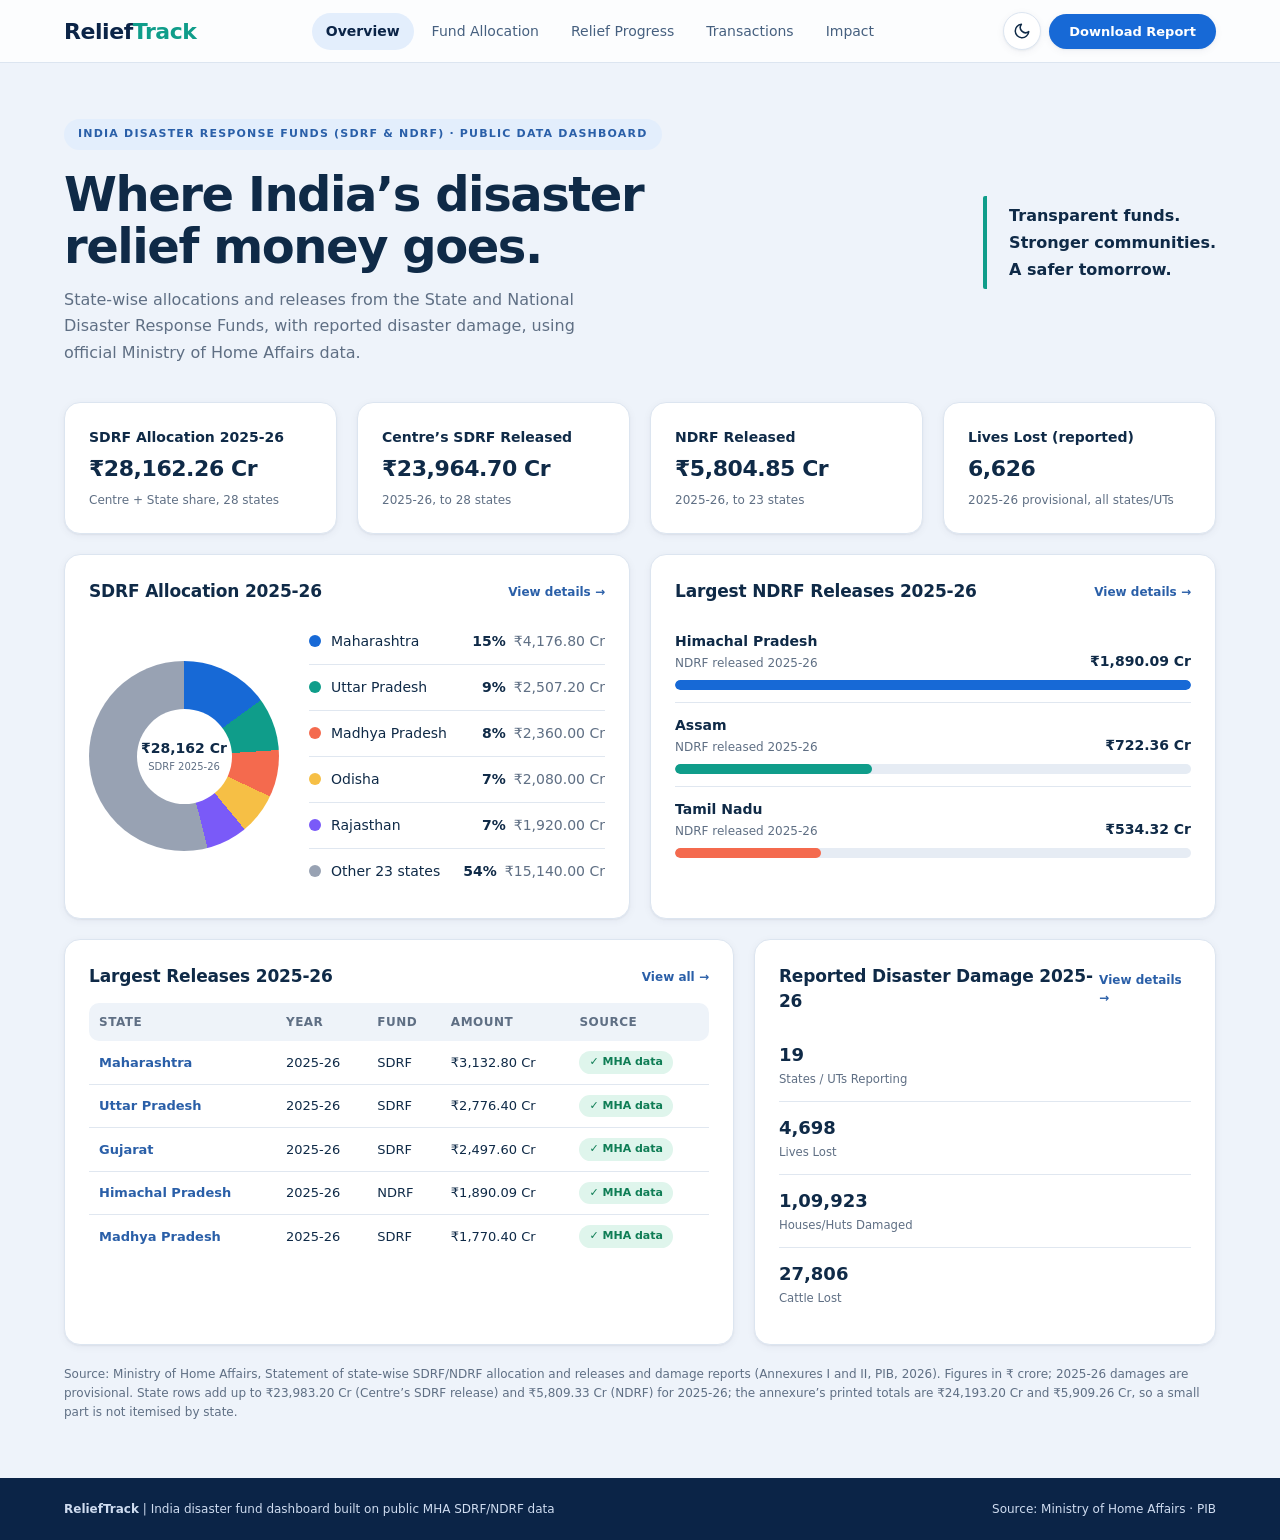
<file: index.html>
<!DOCTYPE html>
<html lang="en">
<head>
  <meta charset="UTF-8">
  <meta name="viewport" content="width=device-width, initial-scale=1">
  <title>Overview - ReliefTrack</title>
  <link rel="stylesheet" href="style.css">
</head>
<body id="home">

<!-- ========== TOP BAR ========== -->
<header class="topbar">
  <div class="topbar-inner">
    <a class="logo" href="index.html">Relief<span>Track</span></a>
    <nav id="nav">
      <a href="index.html" class="active">Overview</a>
      <a href="allocation.html">Fund Allocation</a>
      <a href="progress.html">Relief Progress</a>
      <a href="transactions.html">Transactions</a>
      <a href="impact.html">Impact</a>
    </nav>
    <div class="top-buttons">
      <button class="small-button" id="theme-button" type="button" title="Dark / light mode" aria-label="Dark / light mode"><svg class="theme-icon" viewBox="0 0 24 24" width="18" height="18" fill="none" stroke="currentColor" stroke-width="2" stroke-linecap="round" stroke-linejoin="round" aria-hidden="true"><path d="M21 12.8A9 9 0 1 1 11.2 3a7 7 0 0 0 9.8 9.8z"/></svg></button>
      <button class="button" type="button" onclick="window.print()">Download Report</button>
      <button class="small-button" id="menu-button" type="button" title="Menu">☰</button>
    </div>
  </div>
</header>

<main class="wrap">
  <!-- ========== PAGE HEADING ========== -->
  <section class="hero">
    <div>
      <div class="eyebrow">INDIA DISASTER RESPONSE FUNDS (SDRF &amp; NDRF) · PUBLIC DATA DASHBOARD</div>
      <h1>Where India’s disaster relief money goes.</h1>
      <p>State-wise allocations and releases from the State and National Disaster Response Funds, with reported disaster damage, using official Ministry of Home Affairs data.</p>
    </div>
    <div class="tagline">Transparent funds.<br>Stronger communities.<br>A safer tomorrow.</div>
  </section>

  <!-- ========== FOUR NUMBER BOXES ========== -->
  <div class="grid grid-4">
    <div class="box kpi" id="home-kpi-1">
      <div>
        <div class="kpi-label">SDRF Allocation 2025-26</div>
        <div class="kpi-value" id="v-alloc"></div>
        <div class="kpi-note">Centre + State share, 28 states</div>
      </div>
    </div>
    <div class="box kpi" id="home-kpi-2">
      <div>
        <div class="kpi-label">Centre’s SDRF Released</div>
        <div class="kpi-value" id="v-sdrf"></div>
        <div class="kpi-note">2025-26, to 28 states</div>
      </div>
    </div>
    <div class="box kpi" id="home-kpi-3">
      <div>
        <div class="kpi-label">NDRF Released</div>
        <div class="kpi-value" id="v-ndrf"></div>
        <div class="kpi-note">2025-26, to <span id="ndrf-count"></span> states</div>
      </div>
    </div>
    <div class="box kpi" id="home-kpi-4">
      <div>
        <div class="kpi-label">Lives Lost (reported)</div>
        <div class="kpi-value" id="v-lives"></div>
        <div class="kpi-note">2025-26 provisional, all states/UTs</div>
      </div>
    </div>
  </div>

  <!-- ========== DONUT + NDRF LIST ========== -->
  <div class="grid grid-2">
    <div class="box" id="home-donut">
      <div class="box-head"><h2>SDRF Allocation 2025-26</h2><a href="allocation.html">View details →</a></div>
      <div class="donut-area">
        <div class="donut" id="donut">
          <div class="donut-hole"><b id="donut-total"></b><small>SDRF 2025-26</small></div>
        </div>
        <div class="share-list" id="share-list"></div>
      </div>
    </div>

    <div class="box" id="home-ndrf">
      <div class="box-head"><h2>Largest NDRF Releases 2025-26</h2><a href="progress.html">View details →</a></div>
      <div id="ndrf-list"></div>
    </div>
  </div>

  <!-- ========== TABLE + DAMAGE ========== -->
  <div class="grid grid-wide">
    <div class="box" id="home-table">
      <div class="box-head"><h2>Largest Releases 2025-26</h2><a href="transactions.html">View all →</a></div>
      <div class="table-wrap">
        <table>
          <thead><tr><th>State</th><th>Year</th><th>Fund</th><th>Amount</th><th>Source</th></tr></thead>
          <tbody id="table-body"></tbody>
        </table>
      </div>
    </div>

    <div class="box" id="home-damage">
      <div class="box-head"><h2>Reported Disaster Damage 2025-26</h2><a href="impact.html">View details →</a></div>
      <div id="damage-list"></div>
    </div>
  </div>

  <p class="note source-note">Source: Ministry of Home Affairs, Statement of state-wise SDRF/NDRF allocation and releases and damage reports (Annexures I and II, PIB, 2026). Figures in ₹ crore; 2025-26 damages are provisional. State rows add up to ₹23,983.20 Cr (Centre’s SDRF release) and ₹5,809.33 Cr (NDRF) for 2025-26; the annexure’s printed totals are ₹24,193.20 Cr and ₹5,909.26 Cr, so a small part is not itemised by state.</p>
</main>

<!-- ========== FOOTER ========== -->
<footer class="footer">
  <div class="wrap">
    <span><b>ReliefTrack</b> | India disaster fund dashboard built on public MHA SDRF/NDRF data</span>
    <span>Source: Ministry of Home Affairs · PIB</span>
  </div>
</footer>

<script src="data.js"></script>
<script src="script.js"></script>
</body>
</html>
</file>
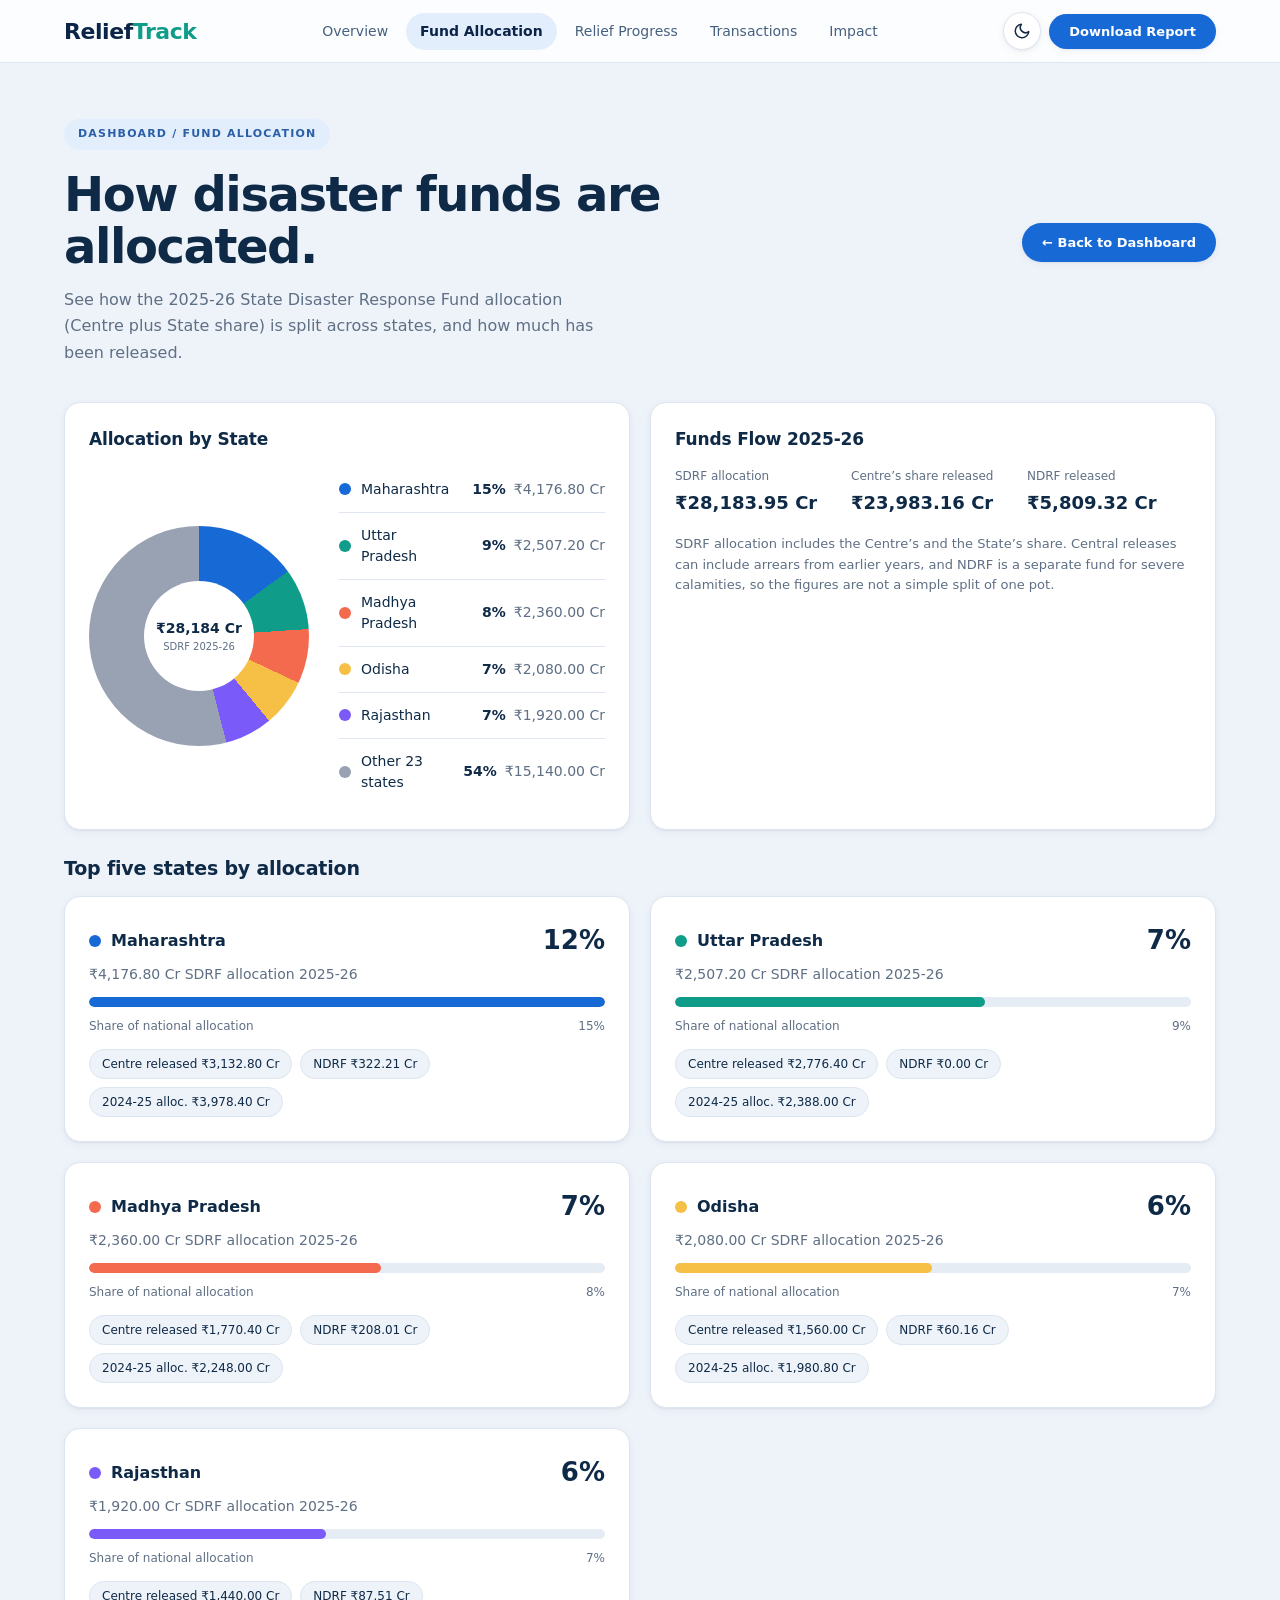
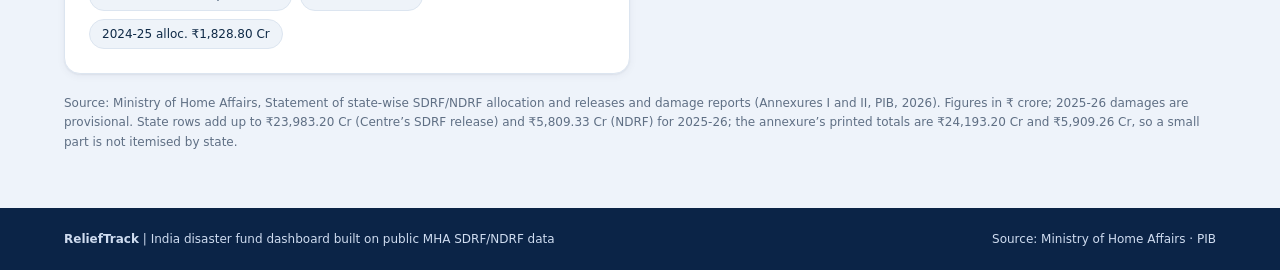
<file: allocation.html>
<!DOCTYPE html>
<html lang="en">
<head>
  <meta charset="UTF-8">
  <meta name="viewport" content="width=device-width, initial-scale=1">
  <title>Fund Allocation - ReliefTrack</title>
  <link rel="stylesheet" href="style.css">
</head>
<body id="alloc">

<!-- ========== TOP BAR ========== -->
<header class="topbar">
  <div class="topbar-inner">
    <a class="logo" href="index.html">Relief<span>Track</span></a>
    <nav id="nav">
      <a href="index.html">Overview</a>
      <a href="allocation.html" class="active">Fund Allocation</a>
      <a href="progress.html">Relief Progress</a>
      <a href="transactions.html">Transactions</a>
      <a href="impact.html">Impact</a>
    </nav>
    <div class="top-buttons">
      <button class="small-button" id="theme-button" type="button" title="Dark / light mode" aria-label="Dark / light mode"><svg class="theme-icon" viewBox="0 0 24 24" width="18" height="18" fill="none" stroke="currentColor" stroke-width="2" stroke-linecap="round" stroke-linejoin="round" aria-hidden="true"><path d="M21 12.8A9 9 0 1 1 11.2 3a7 7 0 0 0 9.8 9.8z"/></svg></button>
      <button class="button" type="button" onclick="window.print()">Download Report</button>
      <button class="small-button" id="menu-button" type="button" title="Menu">☰</button>
    </div>
  </div>
</header>

<main class="wrap">
  <!-- ========== PAGE HEADING ========== -->
  <section class="hero">
    <div>
      <div class="eyebrow"><a href="index.html">DASHBOARD</a> / FUND ALLOCATION</div>
      <h1>How disaster funds are allocated.</h1>
      <p>See how the 2025-26 State Disaster Response Fund allocation (Centre plus State share) is split across states, and how much has been released.</p>
    </div>
    <a class="button" href="index.html">← Back to Dashboard</a>
  </section>

  <!-- ========== DONUT + FUNDS FLOW ========== -->
  <div class="grid grid-2">
    <div class="box" id="alloc-donut">
      <h2>Allocation by State</h2>
      <div class="donut-area">
        <div class="donut donut-big" id="donut">
          <div class="donut-hole"><b id="donut-total"></b><small>SDRF 2025-26</small></div>
        </div>
        <div class="share-list" id="share-list"></div>
      </div>
    </div>

    <div class="box" id="alloc-flow">
      <h2>Funds Flow 2025-26</h2>
      <div class="flow">
        <div><small>SDRF allocation</small><b id="flow-alloc"></b></div>
        <div><small>Centre’s share released</small><b id="flow-sdrf"></b></div>
        <div><small>NDRF released</small><b id="flow-ndrf"></b></div>
      </div>
      <p class="note">SDRF allocation includes the Centre’s and the State’s share. Central releases can include arrears from earlier years, and NDRF is a separate fund for severe calamities, so the figures are not a simple split of one pot.</p>
    </div>
  </div>

  <!-- ========== TOP FIVE STATES (boxes are made by script.js) ========== -->
  <h2 class="section-title">Top five states by allocation</h2>
  <div class="grid grid-2" id="state-cards"></div>

  <p class="note source-note">Source: Ministry of Home Affairs, Statement of state-wise SDRF/NDRF allocation and releases and damage reports (Annexures I and II, PIB, 2026). Figures in ₹ crore; 2025-26 damages are provisional. State rows add up to ₹23,983.20 Cr (Centre’s SDRF release) and ₹5,809.33 Cr (NDRF) for 2025-26; the annexure’s printed totals are ₹24,193.20 Cr and ₹5,909.26 Cr, so a small part is not itemised by state.</p>
</main>

<!-- ========== FOOTER ========== -->
<footer class="footer">
  <div class="wrap">
    <span><b>ReliefTrack</b> | India disaster fund dashboard built on public MHA SDRF/NDRF data</span>
    <span>Source: Ministry of Home Affairs · PIB</span>
  </div>
</footer>

<script src="data.js"></script>
<script src="script.js"></script>
</body>
</html>
</file>
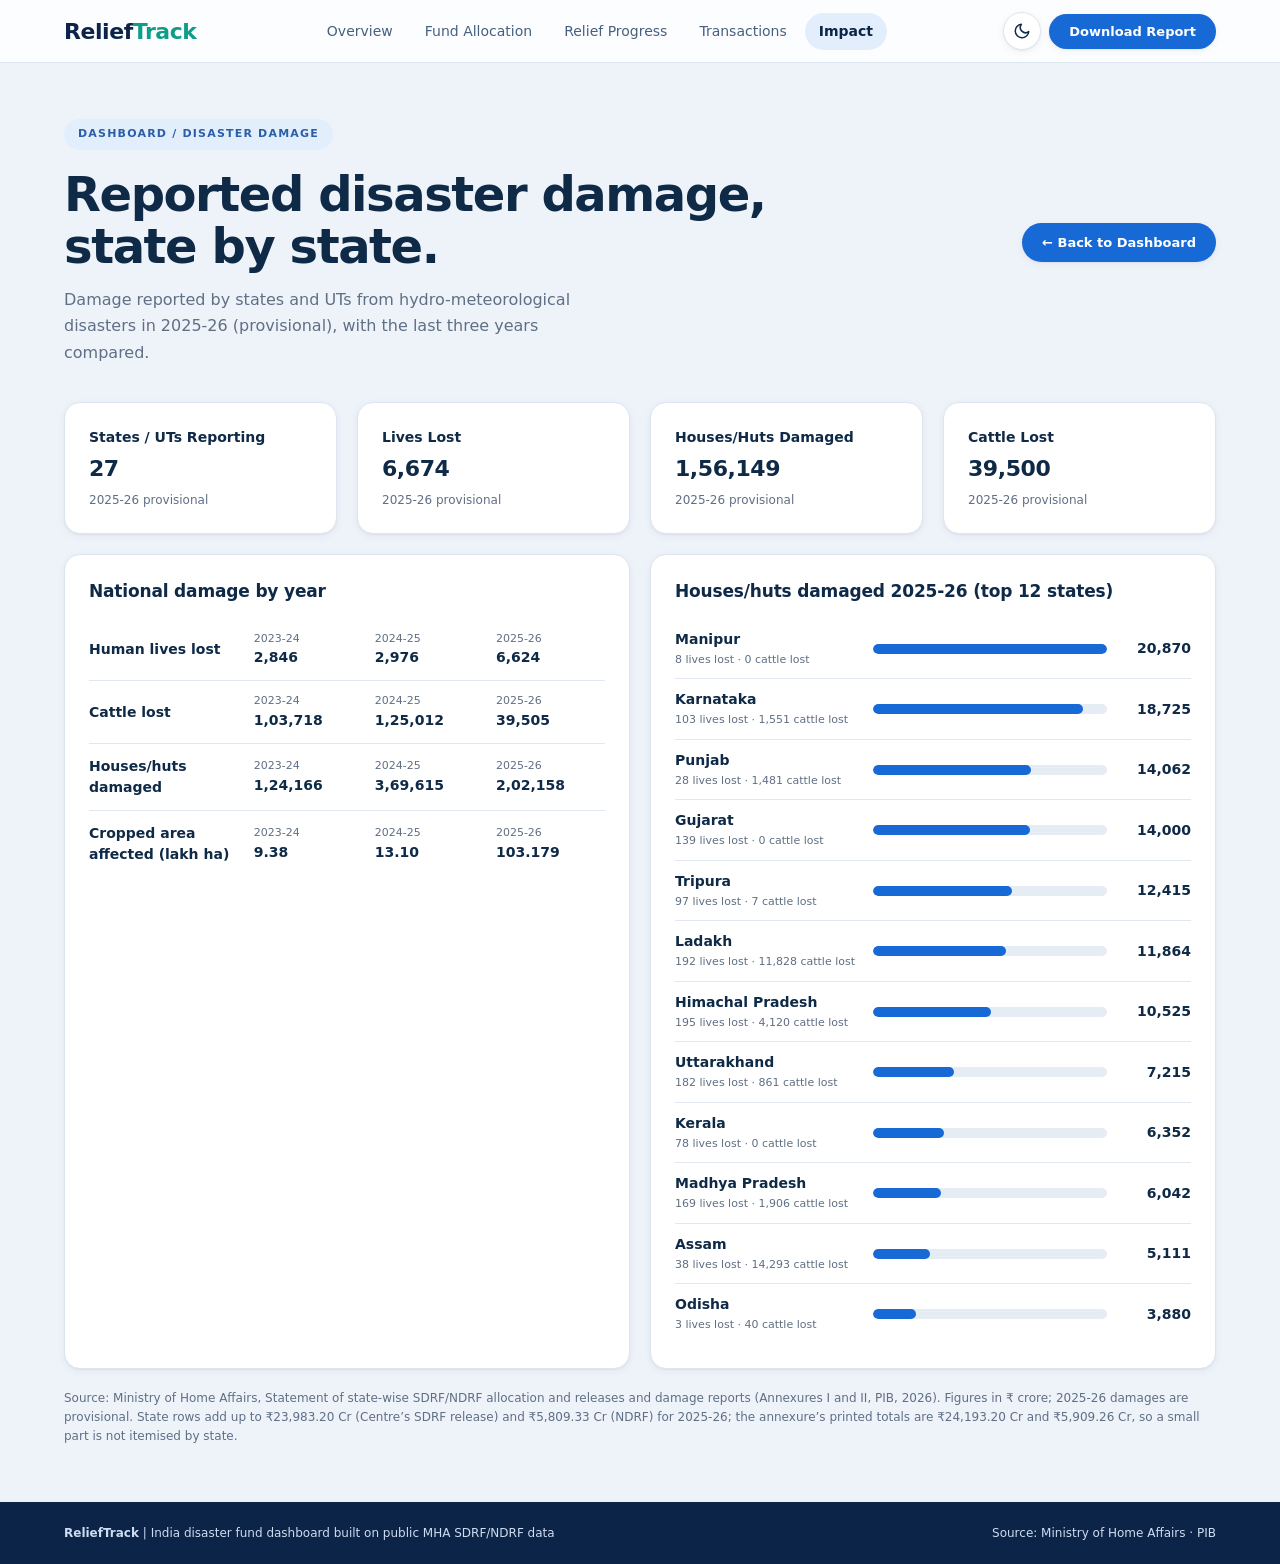
<file: impact.html>
<!DOCTYPE html>
<html lang="en">
<head>
  <meta charset="UTF-8">
  <meta name="viewport" content="width=device-width, initial-scale=1">
  <title>Impact - ReliefTrack</title>
  <link rel="stylesheet" href="style.css">
</head>
<body id="impact">

<!-- ========== TOP BAR ========== -->
<header class="topbar">
  <div class="topbar-inner">
    <a class="logo" href="index.html">Relief<span>Track</span></a>
    <nav id="nav">
      <a href="index.html">Overview</a>
      <a href="allocation.html">Fund Allocation</a>
      <a href="progress.html">Relief Progress</a>
      <a href="transactions.html">Transactions</a>
      <a href="impact.html" class="active">Impact</a>
    </nav>
    <div class="top-buttons">
      <button class="small-button" id="theme-button" type="button" title="Dark / light mode" aria-label="Dark / light mode"><svg class="theme-icon" viewBox="0 0 24 24" width="18" height="18" fill="none" stroke="currentColor" stroke-width="2" stroke-linecap="round" stroke-linejoin="round" aria-hidden="true"><path d="M21 12.8A9 9 0 1 1 11.2 3a7 7 0 0 0 9.8 9.8z"/></svg></button>
      <button class="button" type="button" onclick="window.print()">Download Report</button>
      <button class="small-button" id="menu-button" type="button" title="Menu">☰</button>
    </div>
  </div>
</header>

<main class="wrap">
  <!-- ========== PAGE HEADING ========== -->
  <section class="hero">
    <div>
      <div class="eyebrow"><a href="index.html">DASHBOARD</a> / DISASTER DAMAGE</div>
      <h1>Reported disaster damage, state by state.</h1>
      <p>Damage reported by states and UTs from hydro-meteorological disasters in 2025-26 (provisional), with the last three years compared.</p>
    </div>
    <a class="button" href="index.html">← Back to Dashboard</a>
  </section>

  <!-- ========== FOUR NUMBER BOXES ========== -->
  <div class="grid grid-4">
    <div class="box kpi" id="impact-kpi-1">
      <div>
        <div class="kpi-label">States / UTs Reporting</div>
        <div class="kpi-value" id="v-1"></div>
        <div class="kpi-note">2025-26 provisional</div>
      </div>
    </div>
    <div class="box kpi" id="impact-kpi-2">
      <div>
        <div class="kpi-label">Lives Lost</div>
        <div class="kpi-value" id="v-2"></div>
        <div class="kpi-note">2025-26 provisional</div>
      </div>
    </div>
    <div class="box kpi" id="impact-kpi-3">
      <div>
        <div class="kpi-label">Houses/Huts Damaged</div>
        <div class="kpi-value" id="v-3"></div>
        <div class="kpi-note">2025-26 provisional</div>
      </div>
    </div>
    <div class="box kpi" id="impact-kpi-4">
      <div>
        <div class="kpi-label">Cattle Lost</div>
        <div class="kpi-value" id="v-4"></div>
        <div class="kpi-note">2025-26 provisional</div>
      </div>
    </div>
  </div>

  <!-- ========== TWO LISTS ========== -->
  <div class="grid grid-2">
    <div class="box" id="impact-years">
      <h2>National damage by year</h2>
      <div id="year-list"></div>
    </div>
    <div class="box" id="impact-top">
      <h2>Houses/huts damaged 2025-26 (top 12 states)</h2>
      <div id="house-list"></div>
    </div>
  </div>

  <p class="note source-note">Source: Ministry of Home Affairs, Statement of state-wise SDRF/NDRF allocation and releases and damage reports (Annexures I and II, PIB, 2026). Figures in ₹ crore; 2025-26 damages are provisional. State rows add up to ₹23,983.20 Cr (Centre’s SDRF release) and ₹5,809.33 Cr (NDRF) for 2025-26; the annexure’s printed totals are ₹24,193.20 Cr and ₹5,909.26 Cr, so a small part is not itemised by state.</p>
</main>

<!-- ========== FOOTER ========== -->
<footer class="footer">
  <div class="wrap">
    <span><b>ReliefTrack</b> | India disaster fund dashboard built on public MHA SDRF/NDRF data</span>
    <span>Source: Ministry of Home Affairs · PIB</span>
  </div>
</footer>

<script src="data.js"></script>
<script src="script.js"></script>
</body>
</html>
</file>
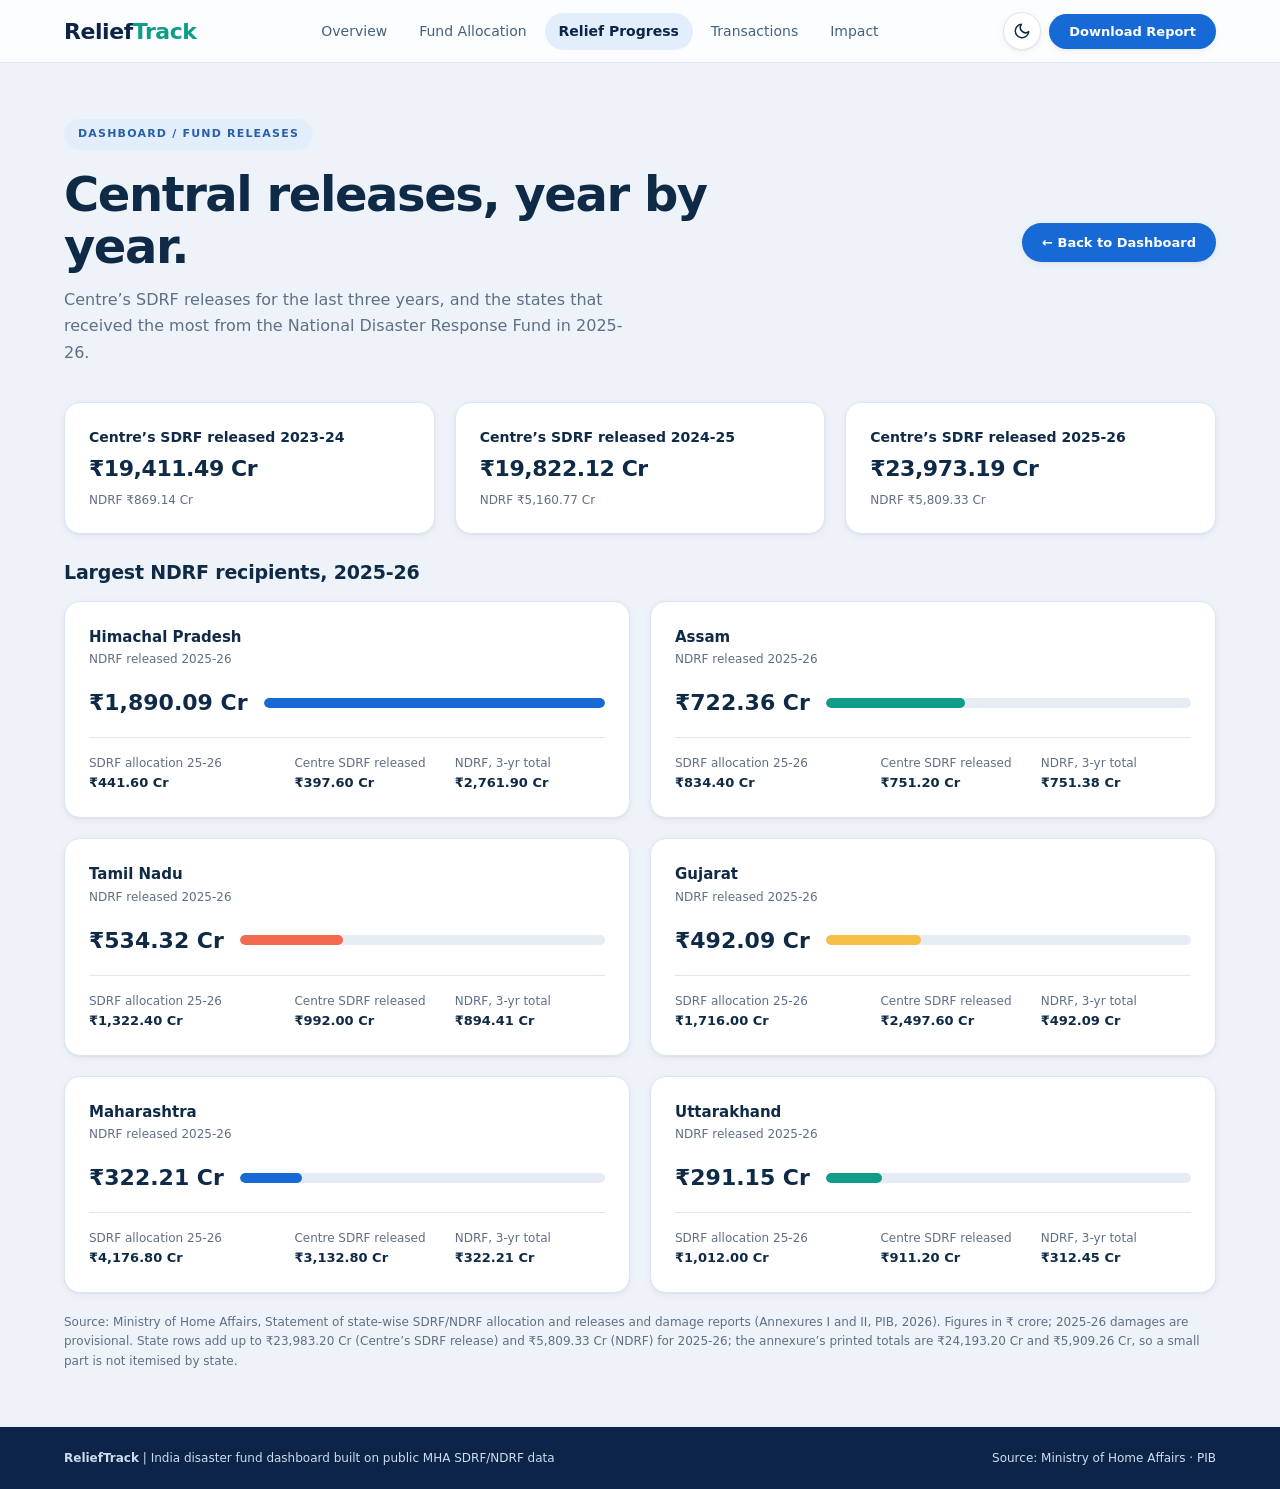
<file: progress.html>
<!DOCTYPE html>
<html lang="en">
<head>
  <meta charset="UTF-8">
  <meta name="viewport" content="width=device-width, initial-scale=1">
  <title>Relief Progress - ReliefTrack</title>
  <link rel="stylesheet" href="style.css">
</head>
<body id="progress">

<!-- ========== TOP BAR ========== -->
<header class="topbar">
  <div class="topbar-inner">
    <a class="logo" href="index.html">Relief<span>Track</span></a>
    <nav id="nav">
      <a href="index.html">Overview</a>
      <a href="allocation.html">Fund Allocation</a>
      <a href="progress.html" class="active">Relief Progress</a>
      <a href="transactions.html">Transactions</a>
      <a href="impact.html">Impact</a>
    </nav>
    <div class="top-buttons">
      <button class="small-button" id="theme-button" type="button" title="Dark / light mode" aria-label="Dark / light mode"><svg class="theme-icon" viewBox="0 0 24 24" width="18" height="18" fill="none" stroke="currentColor" stroke-width="2" stroke-linecap="round" stroke-linejoin="round" aria-hidden="true"><path d="M21 12.8A9 9 0 1 1 11.2 3a7 7 0 0 0 9.8 9.8z"/></svg></button>
      <button class="button" type="button" onclick="window.print()">Download Report</button>
      <button class="small-button" id="menu-button" type="button" title="Menu">☰</button>
    </div>
  </div>
</header>

<main class="wrap">
  <!-- ========== PAGE HEADING ========== -->
  <section class="hero">
    <div>
      <div class="eyebrow"><a href="index.html">DASHBOARD</a> / FUND RELEASES</div>
      <h1>Central releases, year by year.</h1>
      <p>Centre’s SDRF releases for the last three years, and the states that received the most from the National Disaster Response Fund in 2025-26.</p>
    </div>
    <a class="button" href="index.html">← Back to Dashboard</a>
  </section>

  <!-- ========== ONE NUMBER BOX PER YEAR ========== -->
  <div class="grid grid-3">
    <div class="box kpi" id="progress-kpi-1">
      <div>
        <div class="kpi-label">Centre’s SDRF released 2023-24</div>
        <div class="kpi-value" id="v-year-1"></div>
        <div class="kpi-note"><span id="n-year-1"></span></div>
      </div>
    </div>
    <div class="box kpi" id="progress-kpi-2">
      <div>
        <div class="kpi-label">Centre’s SDRF released 2024-25</div>
        <div class="kpi-value" id="v-year-2"></div>
        <div class="kpi-note"><span id="n-year-2"></span></div>
      </div>
    </div>
    <div class="box kpi" id="progress-kpi-3">
      <div>
        <div class="kpi-label">Centre’s SDRF released 2025-26</div>
        <div class="kpi-value" id="v-year-3"></div>
        <div class="kpi-note"><span id="n-year-3"></span></div>
      </div>
    </div>
  </div>

  <!-- ========== TOP NDRF STATES (boxes are made by script.js) ========== -->
  <h2 class="section-title">Largest NDRF recipients, 2025-26</h2>
  <div class="grid grid-2" id="recipient-cards"></div>

  <p class="note source-note">Source: Ministry of Home Affairs, Statement of state-wise SDRF/NDRF allocation and releases and damage reports (Annexures I and II, PIB, 2026). Figures in ₹ crore; 2025-26 damages are provisional. State rows add up to ₹23,983.20 Cr (Centre’s SDRF release) and ₹5,809.33 Cr (NDRF) for 2025-26; the annexure’s printed totals are ₹24,193.20 Cr and ₹5,909.26 Cr, so a small part is not itemised by state.</p>
</main>

<!-- ========== FOOTER ========== -->
<footer class="footer">
  <div class="wrap">
    <span><b>ReliefTrack</b> | India disaster fund dashboard built on public MHA SDRF/NDRF data</span>
    <span>Source: Ministry of Home Affairs · PIB</span>
  </div>
</footer>

<script src="data.js"></script>
<script src="script.js"></script>
</body>
</html>
</file>
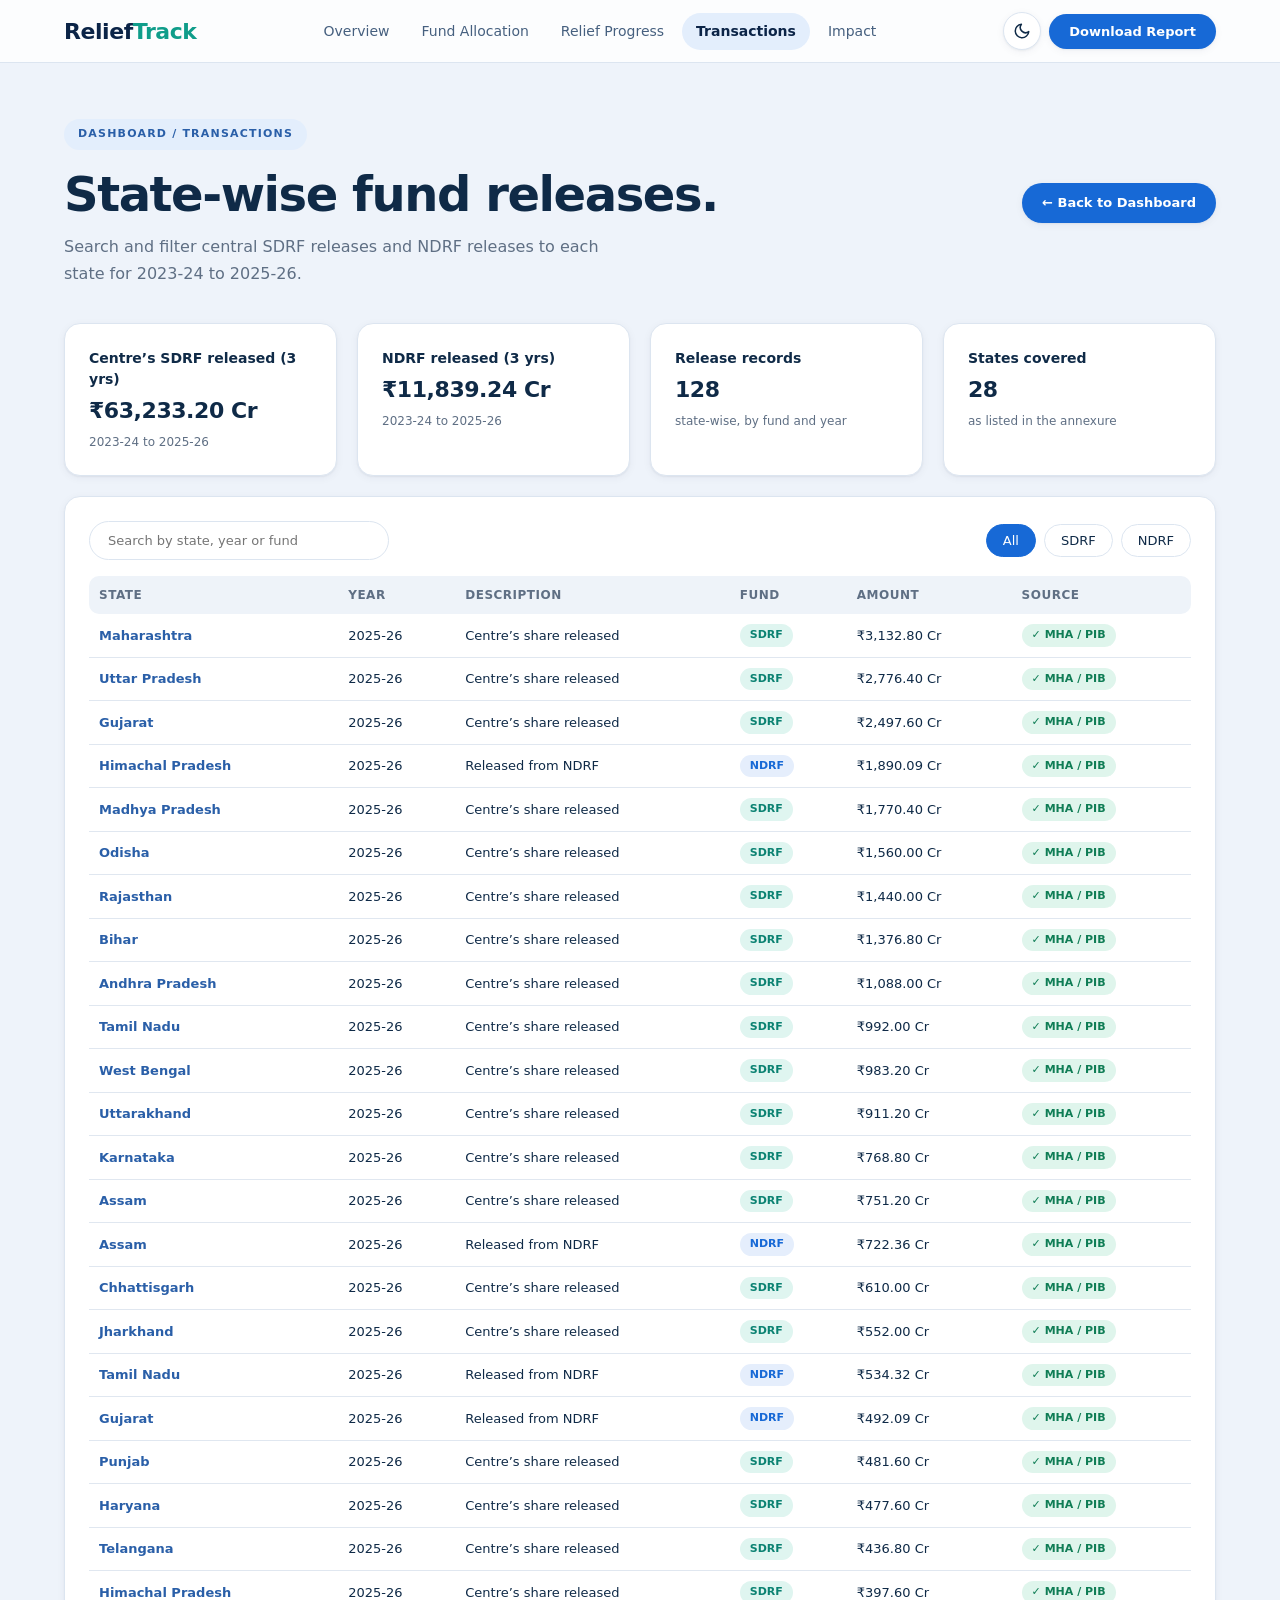
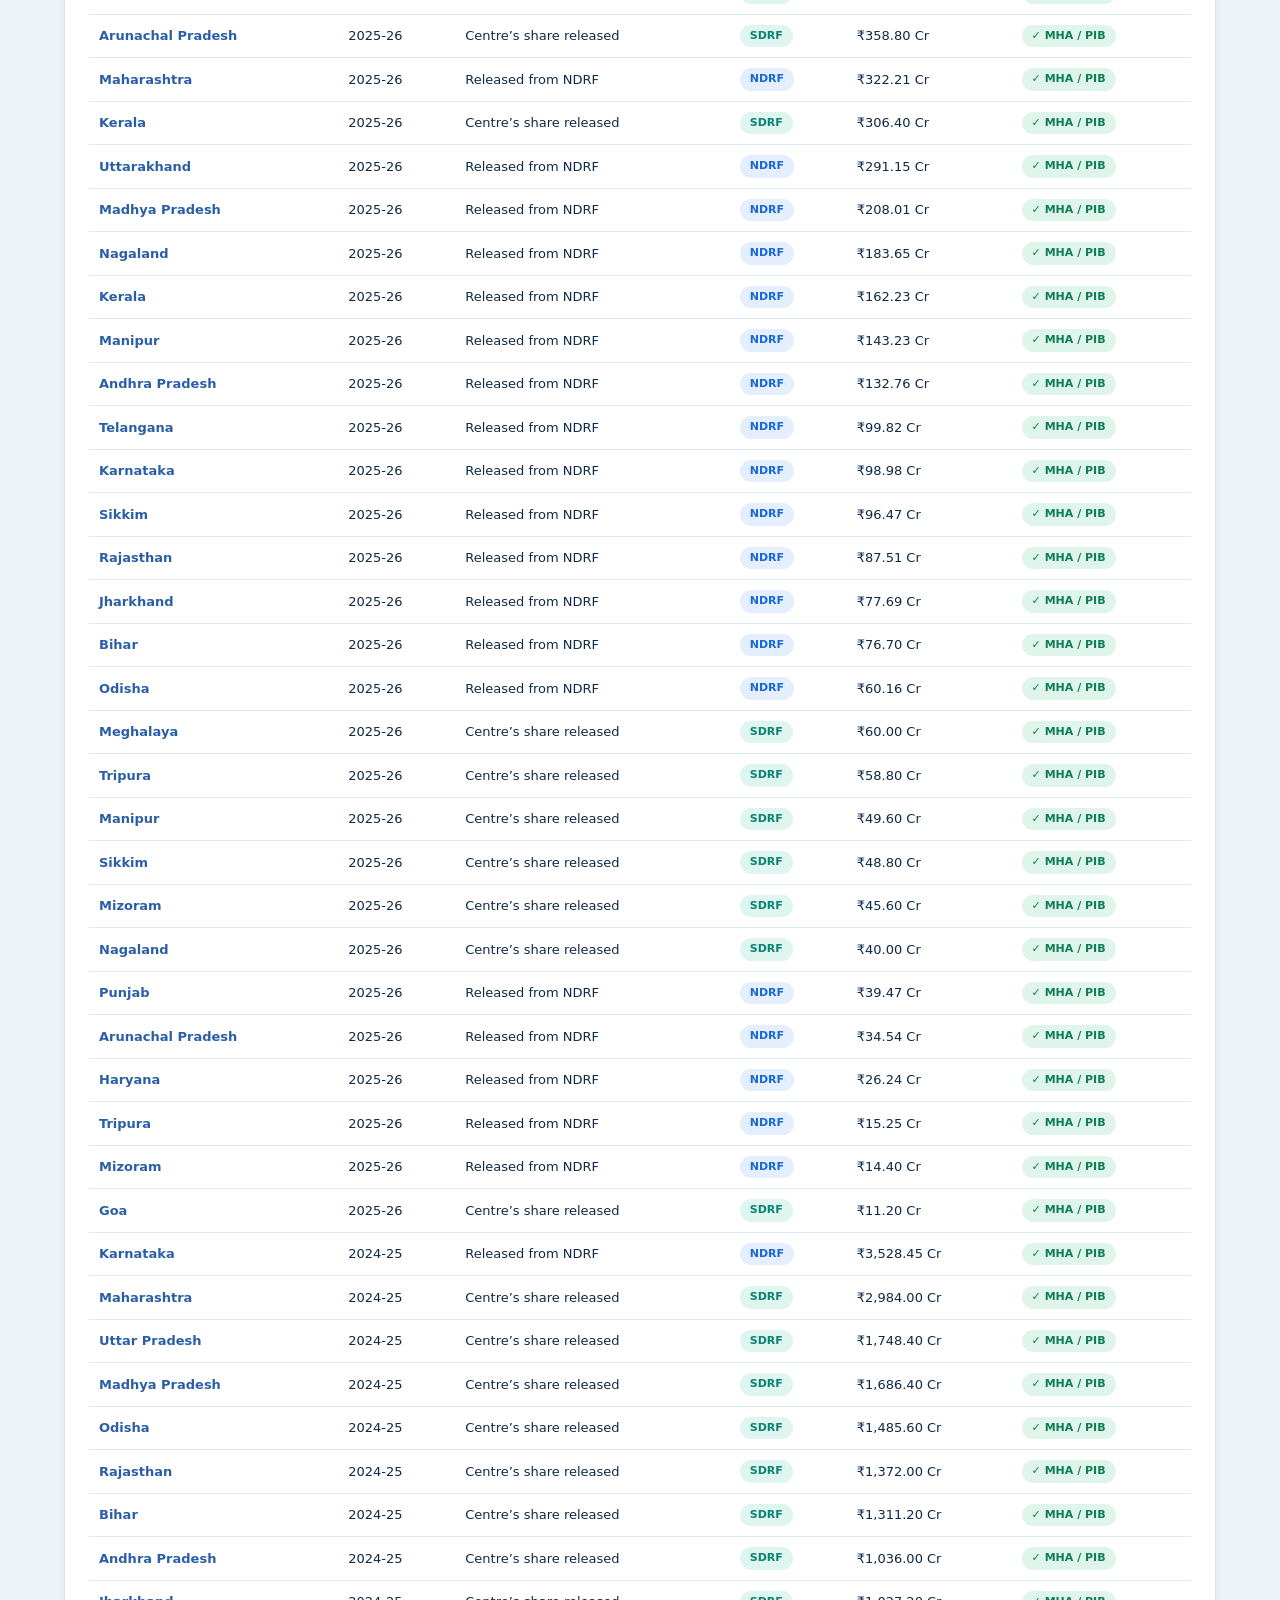
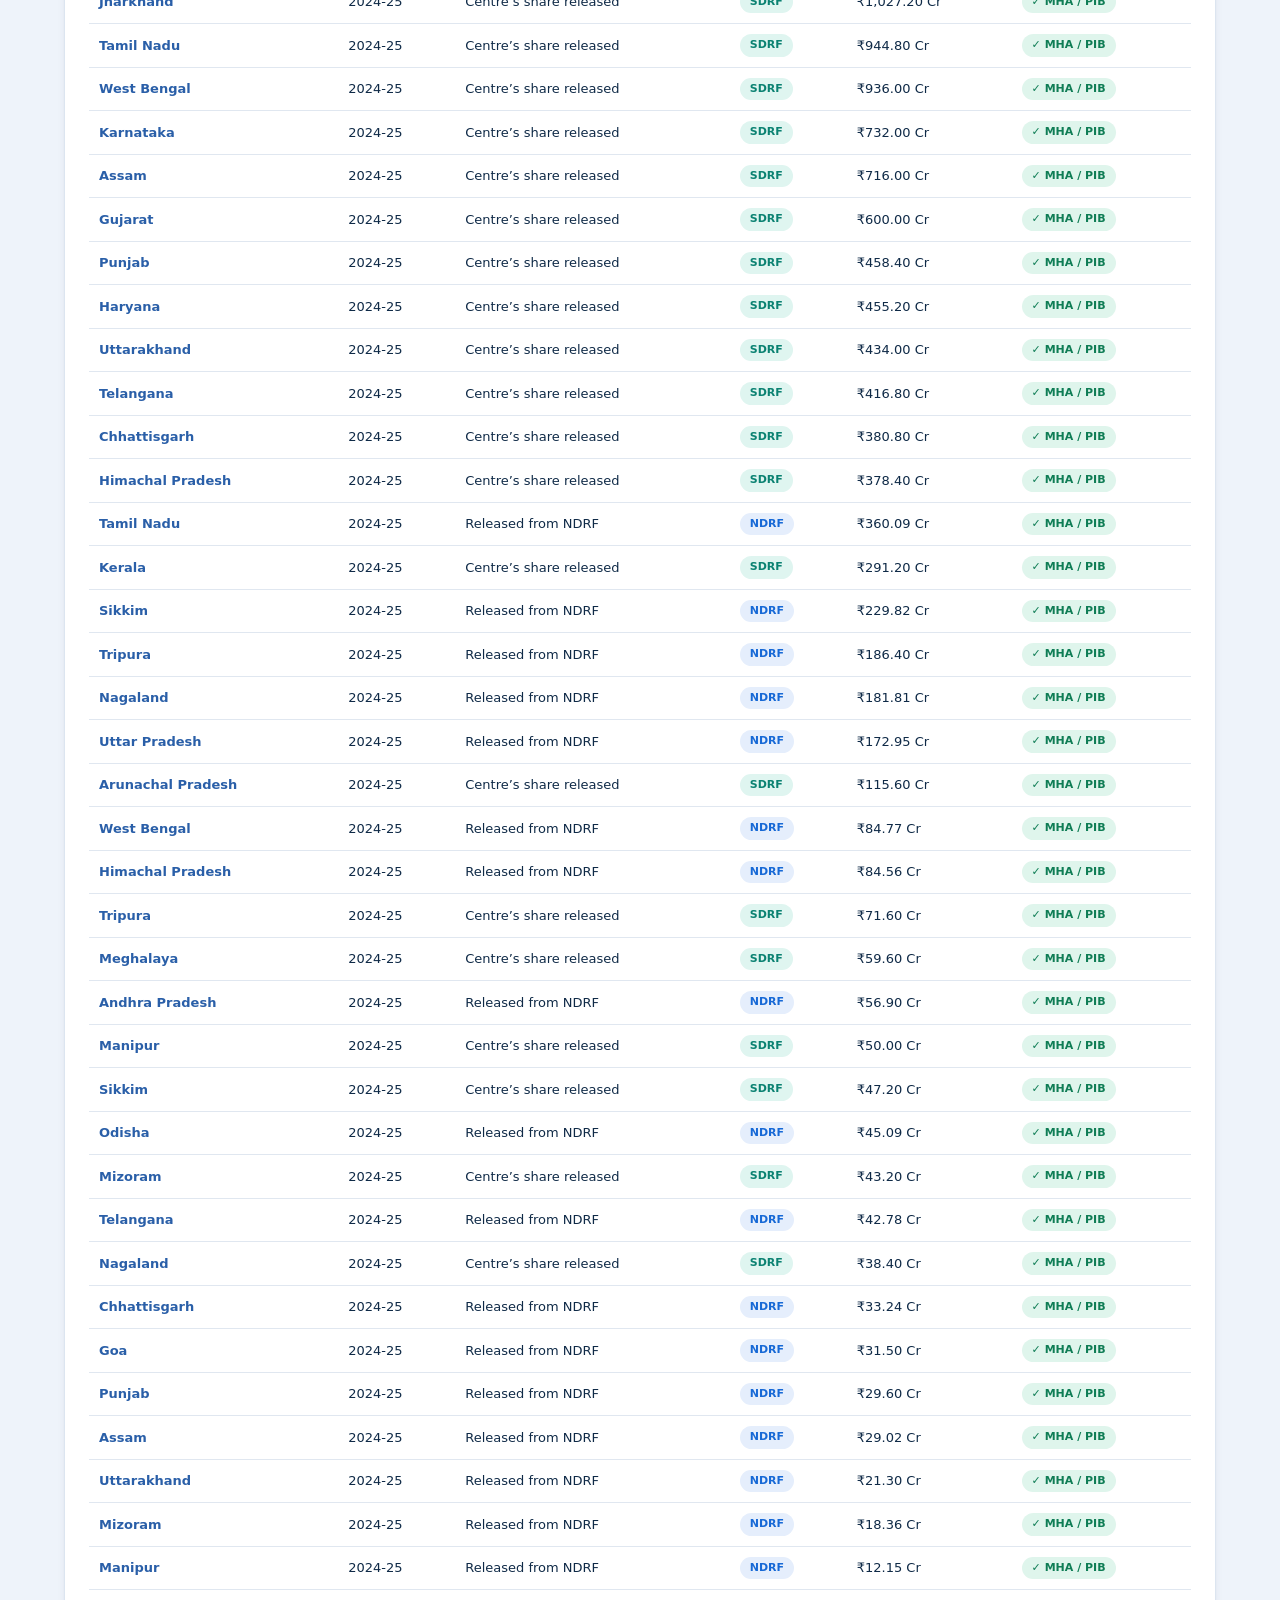
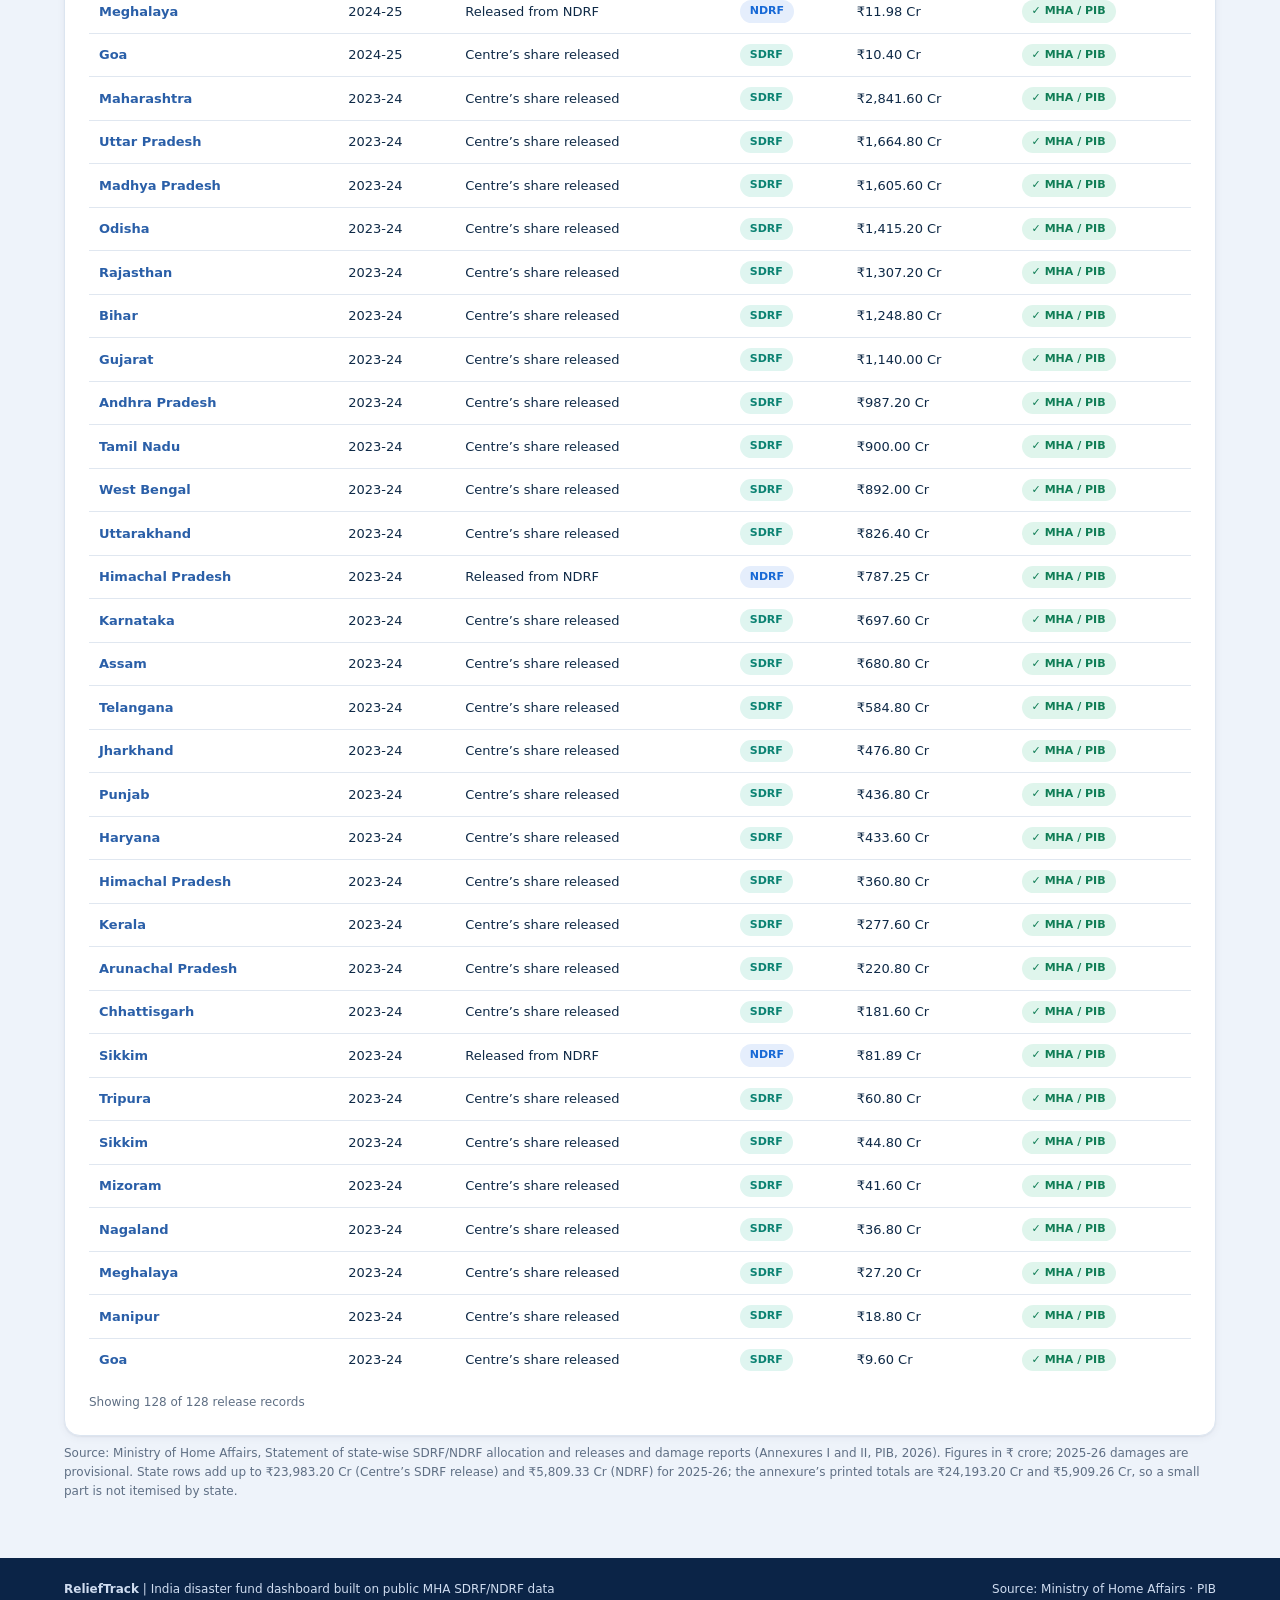
<file: transactions.html>
<!DOCTYPE html>
<html lang="en">
<head>
  <meta charset="UTF-8">
  <meta name="viewport" content="width=device-width, initial-scale=1">
  <title>Transactions - ReliefTrack</title>
  <link rel="stylesheet" href="style.css">
</head>
<body id="tx">

<!-- ========== TOP BAR ========== -->
<header class="topbar">
  <div class="topbar-inner">
    <a class="logo" href="index.html">Relief<span>Track</span></a>
    <nav id="nav">
      <a href="index.html">Overview</a>
      <a href="allocation.html">Fund Allocation</a>
      <a href="progress.html">Relief Progress</a>
      <a href="transactions.html" class="active">Transactions</a>
      <a href="impact.html">Impact</a>
    </nav>
    <div class="top-buttons">
      <button class="small-button" id="theme-button" type="button" title="Dark / light mode" aria-label="Dark / light mode"><svg class="theme-icon" viewBox="0 0 24 24" width="18" height="18" fill="none" stroke="currentColor" stroke-width="2" stroke-linecap="round" stroke-linejoin="round" aria-hidden="true"><path d="M21 12.8A9 9 0 1 1 11.2 3a7 7 0 0 0 9.8 9.8z"/></svg></button>
      <button class="button" type="button" onclick="window.print()">Download Report</button>
      <button class="small-button" id="menu-button" type="button" title="Menu">☰</button>
    </div>
  </div>
</header>

<main class="wrap">
  <!-- ========== PAGE HEADING ========== -->
  <section class="hero">
    <div>
      <div class="eyebrow"><a href="index.html">DASHBOARD</a> / TRANSACTIONS</div>
      <h1>State-wise fund releases.</h1>
      <p>Search and filter central SDRF releases and NDRF releases to each state for 2023-24 to 2025-26.</p>
    </div>
    <a class="button" href="index.html">← Back to Dashboard</a>
  </section>

  <!-- ========== FOUR NUMBER BOXES ========== -->
  <div class="grid grid-4">
    <div class="box kpi" id="tx-kpi-1">
      <div>
        <div class="kpi-label">Centre’s SDRF released (3 yrs)</div>
        <div class="kpi-value" id="v-1"></div>
        <div class="kpi-note">2023-24 to 2025-26</div>
      </div>
    </div>
    <div class="box kpi" id="tx-kpi-2">
      <div>
        <div class="kpi-label">NDRF released (3 yrs)</div>
        <div class="kpi-value" id="v-2"></div>
        <div class="kpi-note">2023-24 to 2025-26</div>
      </div>
    </div>
    <div class="box kpi" id="tx-kpi-3">
      <div>
        <div class="kpi-label">Release records</div>
        <div class="kpi-value" id="v-3"></div>
        <div class="kpi-note">state-wise, by fund and year</div>
      </div>
    </div>
    <div class="box kpi" id="tx-kpi-4">
      <div>
        <div class="kpi-label">States covered</div>
        <div class="kpi-value" id="v-4"></div>
        <div class="kpi-note">as listed in the annexure</div>
      </div>
    </div>
  </div>

  <!-- ========== SEARCH + TABLE ========== -->
  <div class="box" id="tx-table">
    <div class="tools">
      <input id="search" type="search" placeholder="Search by state, year or fund" autocomplete="off">
      <div class="filter-buttons">
        <button class="filter-button active" data-fund="all" type="button">All</button>
        <button class="filter-button" data-fund="SDRF" type="button">SDRF</button>
        <button class="filter-button" data-fund="NDRF" type="button">NDRF</button>
      </div>
    </div>
    <div class="table-wrap">
      <table>
        <thead><tr><th>State</th><th>Year</th><th>Description</th><th>Fund</th><th>Amount</th><th>Source</th></tr></thead>
        <tbody id="table-body"></tbody>
      </table>
    </div>
    <div class="table-count" id="table-count"></div>
  </div>

  <p class="note source-note">Source: Ministry of Home Affairs, Statement of state-wise SDRF/NDRF allocation and releases and damage reports (Annexures I and II, PIB, 2026). Figures in ₹ crore; 2025-26 damages are provisional. State rows add up to ₹23,983.20 Cr (Centre’s SDRF release) and ₹5,809.33 Cr (NDRF) for 2025-26; the annexure’s printed totals are ₹24,193.20 Cr and ₹5,909.26 Cr, so a small part is not itemised by state.</p>
</main>

<!-- ========== FOOTER ========== -->
<footer class="footer">
  <div class="wrap">
    <span><b>ReliefTrack</b> | India disaster fund dashboard built on public MHA SDRF/NDRF data</span>
    <span>Source: Ministry of Home Affairs · PIB</span>
  </div>
</footer>

<script src="data.js"></script>
<script src="script.js"></script>
</body>
</html>
</file>
<file: style.css>
/* =====================================================================
   ReliefTrack - style.css

   HOW TO EDIT THIS FILE
   Part 1  COLOURS      change any colour of the whole site
   Part 2  SIZES        padding, gaps, font size, rounded corners
   Part 3  ONE BOX      change a single box on a single page
   Part 4  DARK MODE    colours used when the moon button is pressed
   Part 5  LAYOUT       how things are placed (edit only if you want to)
   Part 6  MODERN LOOK  shadows, hover effects, scroll animations (no colours here)
   ===================================================================== */


/* =====================================================================
   PART 1 - COLOURS
   ===================================================================== */
:root {

  /* ----- whole page ----- */
  --page-bg: #eef3fa;          /* background behind everything */
  --text: #0f2a47;             /* normal text */
  --muted: #5f6f84;            /* small grey text */
  --link: #2a5fa8;             /* links, first column of tables */
  --line: #e0e7f0;             /* thin lines between rows */

  /* ----- boxes (cards) ----- */
  --box-bg: #ffffff;           /* background of every box */
  --box-border: #dce5f0;       /* thin border around every box */
  --table-head-bg: #eef3f9;    /* top row of tables */
  --bar-track: #e6ecf4;        /* grey part of progress bars */

  /* ----- top bar ----- */
  --topbar-bg: #ffffff;        /* top bar background */
  --logo-text: #0b2447;        /* "Relief" part of the logo */
  --logo-accent: #0f9d8a;      /* "Track" part of the logo */
  --nav-link: #46607f;         /* menu links */
  --nav-active-bg: #e3eefc;    /* menu link of the page you are on */
  --nav-active-text: #0b2447;

  /* ----- buttons ----- */
  --button-bg: #1769d6;        /* Download Report / Back button */
  --button-text: #ffffff;
  --button-hover-bg: #0f56b3;
  --filter-bg: #ffffff;        /* All / SDRF / NDRF filter buttons */
  --filter-active-bg: #1769d6; /* the filter that is selected */
  --filter-active-text: #ffffff;

  /* ----- footer ----- */
  --footer-bg: #0b2447;
  --footer-text: #cfdcf0;

  /* ----- round icon backgrounds (the blue / teal / orange circles) ----- */
  --icon-blue-bg: #e5eefc;
  --icon-teal-bg: #dff5f0;
  --icon-orange-bg: #fde7e1;

  /* ----- chart colours: donut slices, bars and dots ----- */
  --chart-1: #1769d6;
  --chart-2: #0f9d8a;
  --chart-3: #f46a4e;
  --chart-4: #f6bf45;
  --chart-5: #7a5af8;
  --chart-6: #98a2b3;          /* "Other states" */

  /* ----- small coloured labels ----- */
  --ok-bg: #dff5ec;            /* green "MHA data" label */
  --ok-text: #0f7d55;
  --sdrf-bg: #dff5f0;          /* "SDRF" label in the transactions table */
  --sdrf-text: #0b8272;
  --ndrf-bg: #e5eefc;          /* "NDRF" label in the transactions table */
  --ndrf-text: #1769d6;
}


/* =====================================================================
   PART 2 - SIZES
   ===================================================================== */
:root {
  --font: "Inter", "Segoe UI", system-ui, -apple-system, Roboto, Helvetica, Arial, sans-serif;
  --font-size: 14px;           /* normal text size */
  --page-width: 1200px;        /* widest the content can get */
  --box-padding: 24px;         /* space inside every box */
  --box-radius: 16px;           /* rounded corners of boxes */
  --gap: 20px;                 /* space between boxes */
}


/* =====================================================================
   PART 3 - ONE BOX ONLY
   Every box has its own id. To change just one box, edit its line here.
   (You can add more properties, e.g.  background: #fff3e0;  border-color: red; )
   ===================================================================== */

/* ----- Overview page (index.html) ----- */
#home-kpi-1   { background: var(--box-bg); }   /* SDRF Allocation number box */
#home-kpi-2   { background: var(--box-bg); }   /* Centre's SDRF Released number box */
#home-kpi-3   { background: var(--box-bg); }   /* NDRF Released number box */
#home-kpi-4   { background: var(--box-bg); }   /* Lives Lost number box */
#home-donut   { background: var(--box-bg); }   /* SDRF Allocation donut box */
#home-ndrf    { background: var(--box-bg); }   /* Largest NDRF Releases box */
#home-table   { background: var(--box-bg); }   /* Largest Releases table box */
#home-damage  { background: var(--box-bg); }   /* Reported Disaster Damage box */

/* ----- Fund Allocation page (allocation.html) ----- */
#alloc-donut  { background: var(--box-bg); }   /* Allocation by State box */
#alloc-flow   { background: var(--box-bg); }   /* Funds Flow box */
/* the five state boxes are made by script.js, they all use .state-card in Part 5 */

/* ----- Relief Progress page (progress.html) ----- */
#progress-kpi-1 { background: var(--box-bg); } /* 2023-24 number box */
#progress-kpi-2 { background: var(--box-bg); } /* 2024-25 number box */
#progress-kpi-3 { background: var(--box-bg); } /* 2025-26 number box */
/* the six state boxes are made by script.js, they all use .recipient-card in Part 5 */

/* ----- Transactions page (transactions.html) ----- */
#tx-kpi-1     { background: var(--box-bg); }   /* SDRF released (3 yrs) box */
#tx-kpi-2     { background: var(--box-bg); }   /* NDRF released (3 yrs) box */
#tx-kpi-3     { background: var(--box-bg); }   /* Release records box */
#tx-kpi-4     { background: var(--box-bg); }   /* States covered box */
#tx-table     { background: var(--box-bg); }   /* search + table box */

/* ----- Impact page (impact.html) ----- */
#impact-kpi-1 { background: var(--box-bg); }   /* States / UTs Reporting box */
#impact-kpi-2 { background: var(--box-bg); }   /* Lives Lost box */
#impact-kpi-3 { background: var(--box-bg); }   /* Houses/Huts Damaged box */
#impact-kpi-4 { background: var(--box-bg); }   /* Cattle Lost box */
#impact-years { background: var(--box-bg); }   /* National damage by year box */
#impact-top   { background: var(--box-bg); }   /* Houses damaged, top 12 states box */


/* =====================================================================
   PART 4 - DARK MODE
   Only colours here. Same names as Part 1, just darker values.
   ===================================================================== */
[data-theme="dark"] {
  --page-bg: #08111f;
  --text: #e6eefb;
  --muted: #9bb0cd;
  --link: #7db4ff;
  --line: #243653;

  --box-bg: #14233c;
  --box-border: #243653;
  --table-head-bg: #1b2e4d;
  --bar-track: #243653;

  --topbar-bg: #0e1a30;
  --logo-text: #eaf2ff;
  --logo-accent: #3fd6c0;
  --nav-link: #9fb4cf;
  --nav-active-bg: #1f3659;
  --nav-active-text: #ffffff;

  --filter-bg: #14233c;

  --footer-bg: #040a14;

  --icon-blue-bg: #1b3358;
  --icon-teal-bg: #12423f;
  --icon-orange-bg: #4a2a27;

  --ok-bg: #12402f;
  --ok-text: #4fe0a6;
  --sdrf-bg: #12423f;
  --sdrf-text: #3fd6c0;
  --ndrf-bg: #1b3358;
  --ndrf-text: #7db4ff;
}


/* =====================================================================
   PART 5 - LAYOUT
   You normally don't need to touch anything below this line.
   ===================================================================== */

/* ----- basics ----- */
* { box-sizing: border-box; }

body {
  margin: 0;
  background: var(--page-bg);
  color: var(--text);
  font-family: var(--font);
  font-size: var(--font-size);
}

a { color: var(--link); }

h1, h2, p { margin-top: 0; }

.wrap {
  max-width: var(--page-width);
  margin: 0 auto;
  padding: 0 24px;
}


/* ----- top bar ----- */
.topbar {
  background: var(--topbar-bg);
  border-bottom: 1px solid var(--box-border);
  position: sticky;
  top: 0;
  z-index: 10;
}

.topbar-inner {
  max-width: var(--page-width);
  margin: 0 auto;
  padding: 12px 24px;
  display: flex;
  align-items: center;
  justify-content: space-between;
  gap: 16px;
  flex-wrap: wrap;
}

.logo {
  font-size: 22px;
  font-weight: bold;
  color: var(--logo-text);
  text-decoration: none;
}
.logo span { color: var(--logo-accent); }

nav { display: flex; gap: 4px; }

nav a {
  color: var(--nav-link);
  text-decoration: none;
  padding: 8px 14px;
  border-radius: 6px;
}
nav a:hover { background: var(--nav-active-bg); }
nav a.active {
  background: var(--nav-active-bg);
  color: var(--nav-active-text);
  font-weight: bold;
}

.top-buttons { display: flex; gap: 8px; align-items: center; }

.button {
  background: var(--button-bg);
  color: var(--button-text);
  border: 0;
  border-radius: 6px;
  padding: 10px 16px;
  font-family: var(--font);
  font-size: 13px;
  font-weight: bold;
  text-decoration: none;
  cursor: pointer;
  display: inline-block;
}
.button:hover { background: var(--button-hover-bg); }

.small-button {                 /* moon button and menu button */
  background: var(--box-bg);
  color: var(--text);
  border: 1px solid var(--box-border);
  border-radius: 6px;
  width: 38px;
  height: 38px;
  font-size: 16px;
  cursor: pointer;
}

#menu-button { display: none; }


/* ----- heading part at the top of each page ----- */
.hero {
  display: flex;
  justify-content: space-between;
  align-items: center;
  gap: 24px;
  flex-wrap: wrap;
  padding: 28px 0 20px;
}

.eyebrow {
  font-size: 11px;
  letter-spacing: 1.5px;
  font-weight: bold;
  color: var(--link);
}
.eyebrow a { text-decoration: none; }

.hero h1 {
  font-size: 34px;
  margin: 8px 0;
  max-width: 600px;
}
.hero p {
  color: var(--muted);
  max-width: 480px;
  font-size: 15px;
  line-height: 1.5;
  margin-bottom: 0;
}

.tagline {
  border-left: 3px solid var(--logo-accent);
  padding-left: 20px;
  font-size: 15px;
  line-height: 1.6;
}


/* ----- grids (rows of boxes) ----- */
.grid {
  display: grid;
  gap: var(--gap);
  margin-bottom: var(--gap);
}
.grid-4    { grid-template-columns: repeat(4, 1fr); }
.grid-3    { grid-template-columns: repeat(3, 1fr); }
.grid-2    { grid-template-columns: 1fr 1fr; }
.grid-wide { grid-template-columns: 1.45fr 1fr; }


/* ----- boxes ----- */
.box {
  background: var(--box-bg);
  border: 1px solid var(--box-border);
  border-radius: var(--box-radius);
  padding: var(--box-padding);
}

.box h2 {
  font-size: 17px;
  margin: 0 0 14px;
}

.box-head {                    /* title on the left, "View details" on the right */
  display: flex;
  justify-content: space-between;
  align-items: center;
  margin-bottom: 14px;
}
.box-head h2 { margin: 0; }
.box-head a { font-size: 12px; font-weight: bold; text-decoration: none; }

.section-title { font-size: 19px; margin: 24px 0 14px; }

.note {
  color: var(--muted);
  line-height: 1.6;
  font-size: 13px;
}
.source-note { font-size: 12px; margin-top: 8px; }


/* ----- number boxes (KPI) ----- */
.kpi {
  display: flex;
  gap: 16px;
  align-items: flex-start;
}
.kpi-label { font-weight: bold; }
.kpi-value { font-size: 22px; white-space: nowrap; font-weight: bold; margin: 4px 0 6px; }
.kpi-note  { color: var(--muted); font-size: 12px; }

.icon {                        /* round icon circle */
  width: 50px;
  height: 50px;
  border-radius: 50%;
  display: flex;
  align-items: center;
  justify-content: center;
  font-size: 22px;
  flex: none;
}
.icon-blue   { background: var(--icon-blue-bg); }
.icon-teal   { background: var(--icon-teal-bg); }
.icon-orange { background: var(--icon-orange-bg); }


/* ----- chart colours (used for dots and bars) ----- */
.color-1 { background: var(--chart-1); }
.color-2 { background: var(--chart-2); }
.color-3 { background: var(--chart-3); }
.color-4 { background: var(--chart-4); }
.color-5 { background: var(--chart-5); }
.color-6 { background: var(--chart-6); }


/* ----- donut chart ----- */
.donut-area {
  display: flex;
  align-items: center;
  gap: 30px;
  flex-wrap: wrap;
}

.donut {                       /* the coloured ring is set by script.js */
  width: 190px;
  height: 190px;
  border-radius: 50%;
  position: relative;
  flex: none;
}
.donut-big { width: 220px; height: 220px; }

.donut-hole {                  /* white circle in the middle */
  position: absolute;
  top: 25%; left: 25%; right: 25%; bottom: 25%;
  border-radius: 50%;
  background: var(--box-bg);
  display: flex;
  flex-direction: column;
  align-items: center;
  justify-content: center;
  text-align: center;
}
.donut-hole b { font-size: 14px; }
.donut-hole small { color: var(--muted); font-size: 10px; }

.share-list { flex: 1; min-width: 240px; }
.share-row {
  display: grid;
  grid-template-columns: 1fr 44px auto;
  gap: 8px;
  align-items: center;
  padding: 12px 0;
  border-bottom: 1px solid var(--line);
}
.share-row:last-child { border-bottom: 0; }
.share-name { display: flex; align-items: center; gap: 10px; }
.share-row b, .share-row em { text-align: right; font-style: normal; }
.share-row em { color: var(--muted); }

.dot {
  width: 12px;
  height: 12px;
  border-radius: 50%;
  display: inline-block;
  flex: none;
}


/* ----- progress bars ----- */
.bar-track {
  height: 8px;
  border-radius: 4px;
  background: var(--bar-track);
  margin-top: 8px;
  overflow: hidden;
}
.bar-fill { height: 100%; border-radius: 4px; }


/* ----- list of NDRF states on the overview page ----- */
.ndrf-row {
  display: flex;
  gap: 14px;
  align-items: center;
  padding: 12px 0;
  border-bottom: 1px solid var(--line);
}
.ndrf-row:last-child { border-bottom: 0; }
.ndrf-row .icon { width: 44px; height: 44px; font-size: 18px; }
.ndrf-row .grow { flex: 1; }
.ndrf-line { display: flex; justify-content: space-between; align-items: flex-end; }
.ndrf-line small { display: block; color: var(--muted); font-size: 12px; margin-top: 2px; }


/* ----- tables ----- */
.table-wrap { overflow-x: auto; }

table {
  width: 100%;
  border-collapse: collapse;
  font-size: 13px;
  min-width: 480px;
}
th {
  background: var(--table-head-bg);
  text-align: left;
  padding: 10px;
}
td {
  padding: 10px;
  border-bottom: 1px solid var(--line);
}
tr:last-child td { border-bottom: 0; }
td:first-child { color: var(--link); font-weight: bold; }
td.empty { text-align: center; color: var(--muted); padding: 40px; }

.label {                        /* small coloured pills inside tables */
  padding: 3px 10px;
  border-radius: 20px;
  font-size: 11px;
  font-weight: bold;
}
.label-ok   { background: var(--ok-bg);   color: var(--ok-text); }
.label-sdrf { background: var(--sdrf-bg); color: var(--sdrf-text); }
.label-ndrf { background: var(--ndrf-bg); color: var(--ndrf-text); }

.table-count { color: var(--muted); font-size: 12px; margin-top: 12px; }


/* ----- damage list on overview page ----- */
.damage-row {
  display: flex;
  gap: 14px;
  align-items: center;
  padding: 12px 0;
  border-bottom: 1px solid var(--line);
}
.damage-row:last-child { border-bottom: 0; }
.damage-row .icon { width: 40px; height: 40px; font-size: 18px; }
.damage-row b { font-size: 18px; display: block; }
.damage-row small { color: var(--muted); }


/* ----- Fund Allocation page ----- */
.flow {
  display: grid;
  grid-template-columns: repeat(3, 1fr);
  gap: 12px;
  margin-bottom: 18px;
}
.flow small { display: block; color: var(--muted); font-size: 12px; margin-bottom: 4px; }
.flow b { font-size: 18px; }

.state-card .state-head {
  display: flex;
  justify-content: space-between;
  align-items: center;
}
.state-card .state-name { display: flex; align-items: center; gap: 10px; font-weight: bold; font-size: 16px; }
.state-card .state-percent { font-size: 26px; font-weight: bold; }
.state-card .state-amount { color: var(--muted); margin: 4px 0 12px; }
.state-card .state-share {
  display: flex;
  justify-content: space-between;
  color: var(--muted);
  font-size: 12px;
  margin-top: 10px;
}
.pills { display: flex; flex-wrap: wrap; gap: 8px; margin-top: 14px; }
.pill {
  background: var(--table-head-bg);
  border: 1px solid var(--box-border);
  border-radius: 20px;
  padding: 5px 12px;
  font-size: 12px;
}


/* ----- Relief Progress page ----- */
.recipient-card .recipient-head { display: flex; gap: 14px; align-items: center; }
.recipient-card .recipient-head .icon { width: 44px; height: 44px; font-size: 18px; }
.recipient-card .recipient-name { font-weight: bold; font-size: 15px; }
.recipient-card small { color: var(--muted); font-size: 12px; display: block; margin-top: 2px; }
.recipient-card .recipient-value { display: flex; align-items: center; gap: 16px; margin: 18px 0; }
.recipient-card .recipient-value b { font-size: 22px; white-space: nowrap; }
.recipient-card .recipient-value .bar-track { flex: 1; margin: 0; }
.recipient-card .meta {
  display: grid;
  grid-template-columns: 1.3fr 1fr 1fr;
  gap: 10px;
  padding-top: 14px;
  border-top: 1px solid var(--line);
}
.recipient-card .meta b { font-size: 13px; }


/* ----- Transactions page ----- */
.tools {
  display: flex;
  justify-content: space-between;
  align-items: center;
  gap: 12px;
  flex-wrap: wrap;
  margin-bottom: 16px;
}

.tools input {
  padding: 10px 14px;
  width: 300px;
  max-width: 100%;
  border: 1px solid var(--box-border);
  border-radius: 6px;
  background: var(--box-bg);
  color: var(--text);
  font-family: var(--font);
  font-size: 13px;
}

.filter-buttons { display: flex; gap: 8px; }
.filter-button {
  background: var(--filter-bg);
  color: var(--text);
  border: 1px solid var(--box-border);
  border-radius: 20px;
  padding: 8px 16px;
  font-family: var(--font);
  font-size: 13px;
  cursor: pointer;
}
.filter-button.active {
  background: var(--filter-active-bg);
  color: var(--filter-active-text);
  border-color: var(--filter-active-bg);
}


/* ----- Impact page ----- */
.year-row {
  display: grid;
  grid-template-columns: 1.4fr repeat(3, 1fr);
  gap: 12px;
  padding: 12px 0;
  border-bottom: 1px solid var(--line);
  align-items: center;
}
.year-row:last-child { border-bottom: 0; }
.year-row small { display: block; color: var(--muted); font-size: 11px; }

.state-row {
  display: grid;
  grid-template-columns: minmax(120px, 1.1fr) 1.4fr 70px;
  gap: 14px;
  align-items: center;
  padding: 10px 0;
  border-bottom: 1px solid var(--line);
}
.state-row:last-child { border-bottom: 0; }
.state-row small { display: block; color: var(--muted); font-size: 11px; margin-top: 2px; }
.state-row .bar-track { margin: 0; }
.state-row > b { text-align: right; }


/* ----- footer ----- */
.footer {
  background: var(--footer-bg);
  color: var(--footer-text);
  font-size: 12px;
  margin-top: 24px;
}
.footer .wrap {
  display: flex;
  justify-content: space-between;
  gap: 10px;
  flex-wrap: wrap;
  padding-top: 14px;
  padding-bottom: 14px;
}


/* ----- small screens ----- */
@media (max-width: 1000px) {
  .grid-4 { grid-template-columns: 1fr 1fr; }
  .grid-3, .grid-2, .grid-wide { grid-template-columns: 1fr; }
}

@media (max-width: 800px) {
  #menu-button { display: block; }
  nav { display: none; width: 100%; flex-direction: column; order: 3; }
  nav.open { display: flex; }
  .hero h1 { font-size: 26px; }
}

@media (max-width: 560px) {
  .grid-4 { grid-template-columns: 1fr; }
  .year-row { grid-template-columns: 1fr 1fr; }
  .state-row { grid-template-columns: 1fr 70px; }
  .state-row .bar-track { grid-column: 1 / -1; order: 3; }
  .recipient-card .meta { grid-template-columns: 1fr 1fr; }
}


/* ----- printing (Download Report button) ----- */
@media print {
  .topbar, .top-buttons, .button, .tools { display: none; }
  body { background: #fff; }
}


/* =====================================================================
   PART 6 - MODERN LOOK + SCROLL ANIMATIONS
   No new colours: everything below reuses the colours from Part 1.
   To switch animations off, delete this whole part and the
   "scroll animations" block at the bottom of script.js.
   ===================================================================== */
:root {
  --shadow-sm: 0 1px 2px rgba(15, 42, 71, 0.06), 0 2px 8px rgba(15, 42, 71, 0.05);
  --shadow-md: 0 10px 30px -8px rgba(15, 42, 71, 0.18);
  --ease: cubic-bezier(0.22, 1, 0.36, 1);
}
[data-theme="dark"] {
  --shadow-sm: 0 1px 2px rgba(0, 0, 0, 0.35), 0 2px 8px rgba(0, 0, 0, 0.25);
  --shadow-md: 0 12px 32px -8px rgba(0, 0, 0, 0.6);
}

html { scroll-behavior: smooth; }
body {
  -webkit-font-smoothing: antialiased;
  line-height: 1.5;
  animation: page-in 0.6s var(--ease) both;
  transition: background-color 0.4s ease, color 0.4s ease;
}
::selection { background: var(--nav-active-bg); color: var(--nav-active-text); }

@keyframes page-in { from { opacity: 0; } to { opacity: 1; } }

/* ----- top bar: frosted glass + scroll progress ----- */
.topbar {
  background: color-mix(in srgb, var(--topbar-bg) 82%, transparent);
  -webkit-backdrop-filter: saturate(180%) blur(14px);
  backdrop-filter: saturate(180%) blur(14px);
  transition: box-shadow 0.3s ease, background-color 0.4s ease;
}
.topbar.scrolled { box-shadow: var(--shadow-md); }
.topbar-inner { transition: padding 0.3s var(--ease); }
.topbar.scrolled .topbar-inner { padding-top: 8px; padding-bottom: 8px; }

.logo { letter-spacing: -0.02em; transition: transform 0.3s var(--ease); display: inline-block; }
.logo:hover { transform: scale(1.04); }

nav a {
  border-radius: 999px;
  position: relative;
  transition: background-color 0.25s ease, color 0.25s ease, transform 0.25s var(--ease);
}
nav a:hover { transform: translateY(-1px); }

#scroll-progress {
  position: fixed;
  top: 0; left: 0;
  height: 3px;
  width: 100%;
  transform-origin: 0 50%;
  transform: scaleX(0);
  background: linear-gradient(90deg, var(--chart-1), var(--chart-2));
  z-index: 50;
  pointer-events: none;
}

/* ----- buttons ----- */
.button, .small-button, .filter-button {
  transition: transform 0.25s var(--ease), box-shadow 0.25s ease, background-color 0.25s ease, color 0.25s ease, border-color 0.25s ease;
}
.button { border-radius: 999px; padding: 10px 20px; box-shadow: var(--shadow-sm); }
.button:hover { transform: translateY(-2px); box-shadow: var(--shadow-md); }
.button:active, .small-button:active, .filter-button:active { transform: scale(0.96); }
.small-button { border-radius: 50%; box-shadow: var(--shadow-sm); }
.small-button:hover { transform: translateY(-2px) rotate(12deg); box-shadow: var(--shadow-md); }
.filter-button:hover { transform: translateY(-2px); box-shadow: var(--shadow-sm); border-color: var(--link); }

/* ----- hero ----- */
.hero { padding: 56px 0 36px; }
.eyebrow {
  display: inline-block;
  background: var(--nav-active-bg);
  padding: 7px 14px;
  border-radius: 999px;
  letter-spacing: 1.2px;
}
.hero h1 {
  font-size: clamp(30px, 4.6vw, 48px);
  line-height: 1.1;
  letter-spacing: -0.03em;
  margin: 18px 0 14px;
  max-width: 720px;
}
.hero p { font-size: 16px; line-height: 1.65; max-width: 560px; }
.tagline {
  border-left-width: 4px;
  border-radius: 2px;
  padding: 6px 0 6px 22px;
  font-size: 16px;
  font-weight: bold;
  line-height: 1.7;
}

/* ----- boxes ----- */
.box {
  box-shadow: var(--shadow-sm);
  transition: transform 0.4s var(--ease), box-shadow 0.4s var(--ease), border-color 0.3s ease, background-color 0.4s ease;
}
.box.in-view:hover, .box:not(.reveal):hover {
  transform: translateY(-5px);
  box-shadow: var(--shadow-md);
  border-color: var(--link);
}
.box h2 { letter-spacing: -0.01em; }
.box-head a { transition: letter-spacing 0.3s var(--ease), opacity 0.2s; }
.box-head a:hover { letter-spacing: 0.4px; opacity: 0.8; }
.section-title { letter-spacing: -0.01em; }

.kpi-value { font-size: 22px; white-space: nowrap; letter-spacing: -0.02em; font-variant-numeric: tabular-nums; }
.icon { transition: transform 0.45s var(--ease); }

/* ----- lists + tables ----- */
.share-row, .ndrf-row, .damage-row, .year-row, .state-row {
  transition: background-color 0.25s ease, padding 0.3s var(--ease);
}
.share-row:hover, .ndrf-row:hover, .damage-row:hover, .year-row:hover, .state-row:hover {
  background: var(--table-head-bg);
  padding-left: 10px;
  padding-right: 10px;
  border-radius: 10px;
}
th { font-size: 12px; letter-spacing: 0.5px; text-transform: uppercase; color: var(--muted); }
th:first-child { border-radius: 10px 0 0 10px; }
th:last-child  { border-radius: 0 10px 10px 0; }
tbody tr { transition: background-color 0.2s ease; }
tbody tr:hover { background: var(--table-head-bg); }
tbody tr.row-in { animation: row-in 0.45s var(--ease) both; animation-delay: var(--d, 0ms); }
@keyframes row-in { from { opacity: 0; transform: translateY(8px); } to { opacity: 1; transform: none; } }

.label, .pill { transition: transform 0.25s var(--ease); display: inline-block; }
.label:hover, .pill:hover { transform: translateY(-2px) scale(1.04); }

.tools input { border-radius: 999px; padding: 11px 18px; transition: box-shadow 0.25s ease, border-color 0.25s ease; }
.tools input:focus { outline: none; border-color: var(--link); box-shadow: 0 0 0 4px var(--nav-active-bg); }

/* ----- progress bars grow when they scroll into view ----- */
.bar-track { height: 10px; border-radius: 999px; }
.bar-fill {
  border-radius: 999px;
  transition: width 1.3s var(--ease);
  transition-delay: var(--bar-delay, 0ms);
}

/* ----- donut ----- */
.donut { transition: transform 0.4s var(--ease); }
.donut:hover { transform: scale(1.04) rotate(4deg); }
.donut.reveal { opacity: 0; transform: rotate(-120deg) scale(0.6); }
.donut.reveal.in-view { animation: donut-in 1.3s var(--ease) both; animation-delay: 0.15s; }
@keyframes donut-in {
  from { opacity: 0; transform: rotate(-120deg) scale(0.6); }
  to   { opacity: 1; transform: none; }
}
.donut-hole { transition: background-color 0.4s ease; }
.dot { transition: transform 0.3s var(--ease); }
.share-row:hover .dot { transform: scale(1.5); }

/* ----- footer ----- */
.footer { margin-top: 56px; }
.footer .wrap { padding-top: 22px; padding-bottom: 22px; }

/* ----- back to top ----- */
#to-top {
  position: fixed;
  right: 24px; bottom: 24px;
  width: 46px; height: 46px;
  border: 0;
  border-radius: 50%;
  background: var(--button-bg);
  color: var(--button-text);
  font-size: 20px;
  cursor: pointer;
  box-shadow: var(--shadow-md);
  opacity: 0;
  transform: translateY(20px) scale(0.8);
  pointer-events: none;
  transition: opacity 0.3s ease, transform 0.35s var(--ease), background-color 0.25s ease;
  z-index: 20;
}
#to-top.show { opacity: 1; transform: none; pointer-events: auto; }
#to-top:hover { background: var(--button-hover-bg); transform: translateY(-3px); }

/* ----- scroll reveal (class added by script.js, so no-JS still shows everything) ----- */
.reveal { opacity: 0; transform: translateY(36px); }
.reveal.in-view {
  opacity: 1;
  transform: none;
  animation: reveal-up 0.85s var(--ease) backwards;
  animation-delay: var(--d, 0ms);
}
@keyframes reveal-up {
  from { opacity: 0; transform: translateY(36px) scale(0.98); }
  to   { opacity: 1; transform: none; }
}
.reveal-left.reveal  { transform: translateX(-40px); }
.reveal-left.reveal.in-view { animation-name: reveal-left; transform: none; }
@keyframes reveal-left {
  from { opacity: 0; transform: translateX(-40px); }
  to   { opacity: 1; transform: none; }
}

/* ----- accessibility + print ----- */
@media (prefers-reduced-motion: reduce) {
  html { scroll-behavior: auto; }
  *, *::before, *::after { animation: none !important; transition: none !important; }
  .reveal, .donut.reveal { opacity: 1 !important; transform: none !important; }
}
@media print {
  .reveal, .donut.reveal { opacity: 1 !important; transform: none !important; animation: none !important; }
  #scroll-progress, #to-top { display: none; }
  .box { box-shadow: none; }
}
@media (max-width: 800px) {
  .hero { padding-top: 32px; }
  #to-top { right: 16px; bottom: 16px; }
}

/* fix: stop wide tables from pushing the page sideways on phones */
.grid > * { min-width: 0; }
@media (max-width: 1000px) and (min-width: 561px) { .kpi-value { font-size: 24px; } }


.small-button { display: inline-flex; align-items: center; justify-content: center; padding: 0; }
#menu-button { display: none; }
@media (max-width: 800px) { #menu-button { display: inline-flex; } }
.theme-icon { display: block; }
</file>
